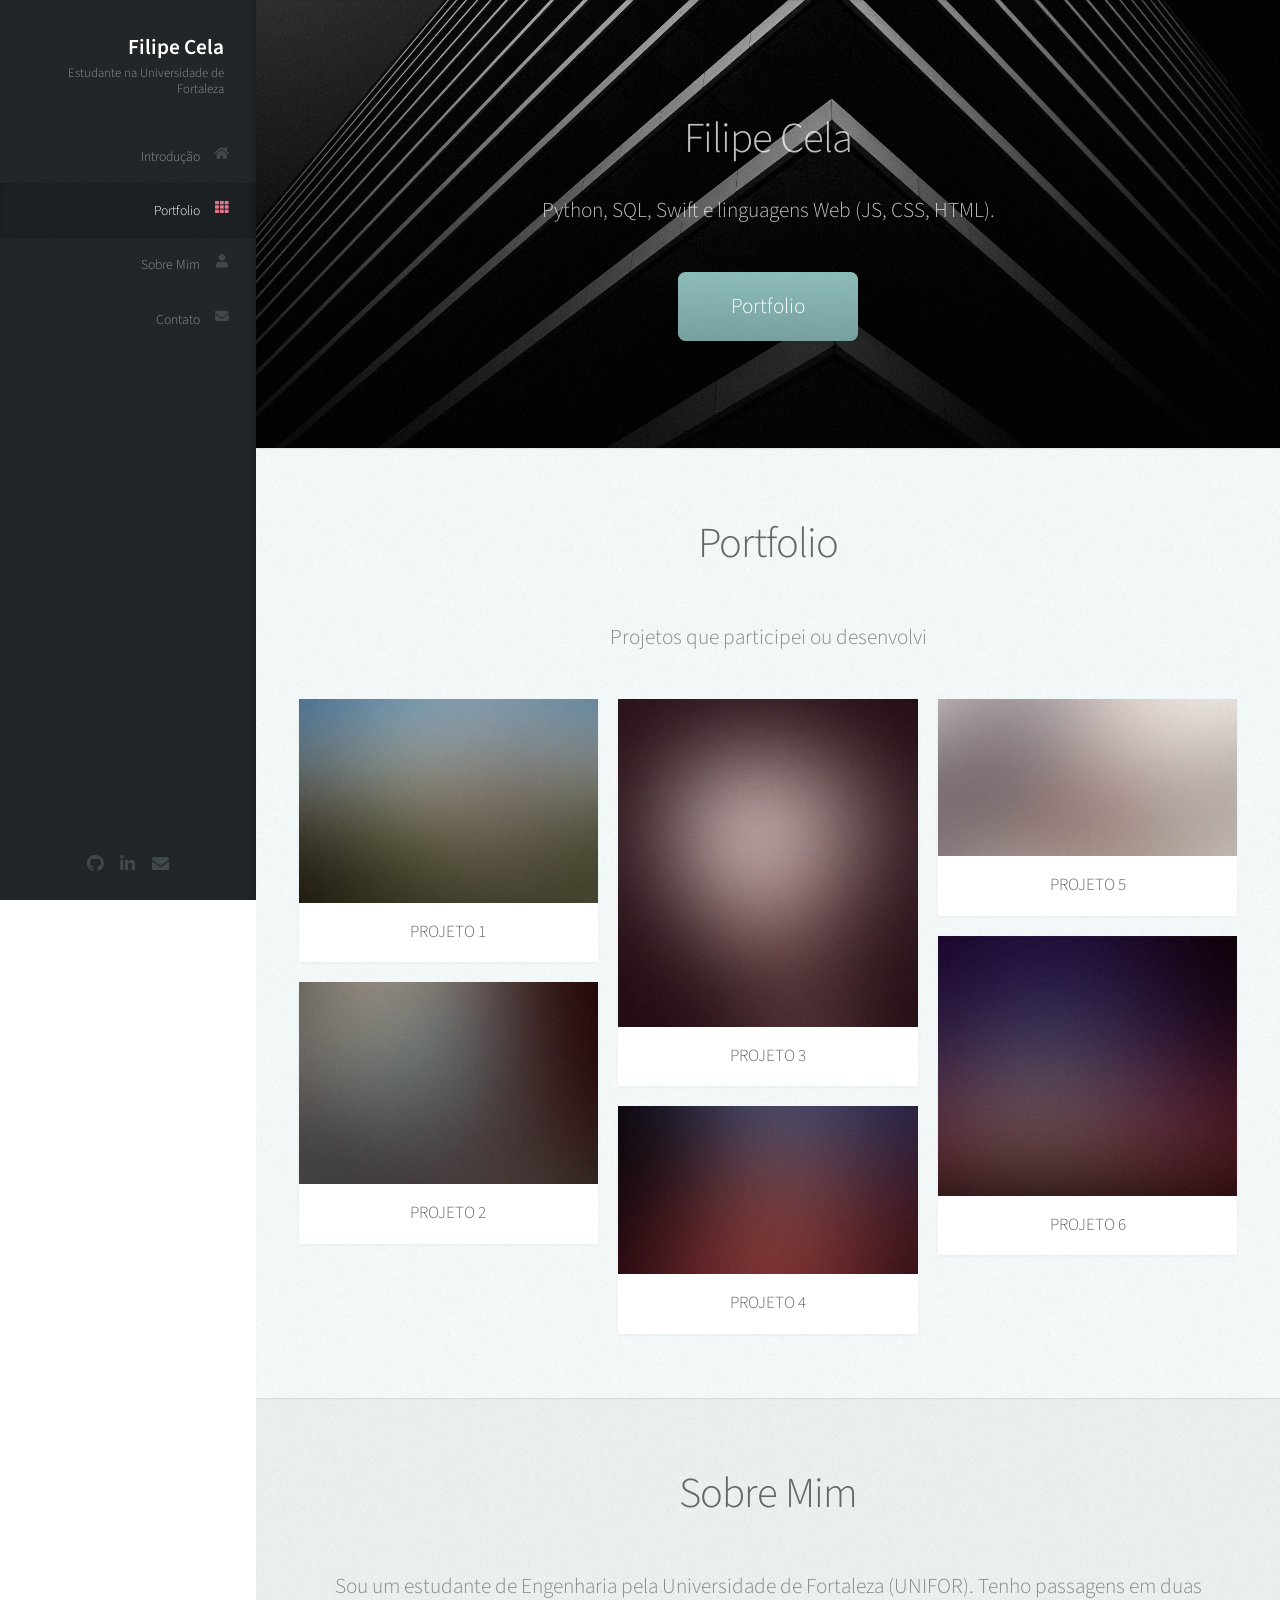
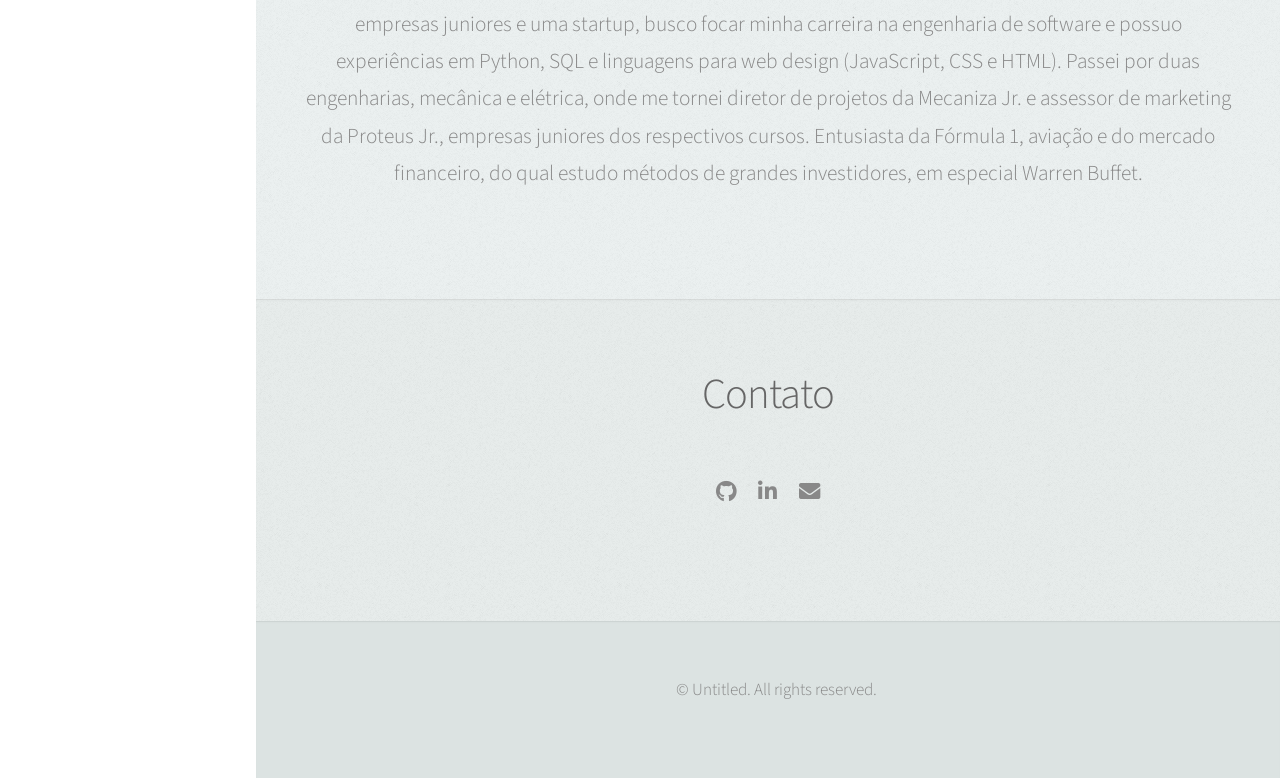
<file: index.html>
<!DOCTYPE HTML>
<html>

<!-- Begin Inspectlet Asynchronous Code -->
<script type="text/javascript">
(function() {
window.__insp = window.__insp || [];
__insp.push(['wid', 12546475]);
var ldinsp = function(){
if(typeof window.__inspld != "undefined") return; window.__inspld = 1; var insp = document.createElement('script'); insp.type = 'text/javascript'; insp.async = true; insp.id = "inspsync"; insp.src = ('https:' == document.location.protocol ? 'https' : 'http') + '://cdn.inspectlet.com/inspectlet.js?wid=12546475&r=' + Math.floor(new Date().getTime()/3600000); var x = document.getElementsByTagName('script')[0]; x.parentNode.insertBefore(insp, x); };
setTimeout(ldinsp, 0);
})();
</script>
<!-- End Inspectlet Asynchronous Code -->
	<head>
		<title>Portfolio Filipe Cela</title>
		<meta charset="utf-8" />
		<meta name="viewport" content="width=device-width, initial-scale=1, user-scalable=no" />
		<link rel="stylesheet" href="assets/css/main.css" />
	</head>
	<body class="is-preload">

			<div id="header">

				<div class="top">

						<div id="logo">
							<h1 id="title">Filipe Cela</h1>
							<p>Estudante na Universidade de Fortaleza</p>
						</div>

						<nav id="nav">
							<ul>
								<li><a href="#top" id="top-link"><span class="icon solid fa-home">Introdução</span></a></li>
								<li><a href="#portfolio" id="portfolio-link"><span class="icon solid fa-th">Portfolio</span></a></li>
								<li><a href="#about" id="about-link"><span class="icon solid fa-user">Sobre Mim</span></a></li>
								<li><a href="#contact" id="contact-link"><span class="icon solid fa-envelope">Contato</span></a></li>
							</ul>
						</nav>

				</div>

				<div class="bottom">

						<ul class="icons">
							<li><a href="https://github.com/fcelas" class="icon brands fa-github"><span class="label">Github</span></a></li>
							<li><a href="https://www.linkedin.com/in/filipecela/" target="_blank" class="icon-linkedin"><span class="fab fa-linkedin-in"></span></a></li>
							<li><a href="mailto:fcelasaraiva@gmail.com" class="icon solid fa-envelope"><span class="label">Email</span></a></li>
						</ul>

				</div>

			</div>

			<div id="main">

					<section id="top" class="one dark cover">
						<div class="container">

							<header>
								<h2 class="alt">Filipe Cela</h2>
								<p>Python, SQL, Swift e linguagens Web (JS, CSS, HTML).</p>
							</header>

							<footer>
								<a href="#portfolio" class="button scrolly">Portfolio</a>
							</footer>

						</div>
					</section>

					<section id="portfolio" class="two">
						<div class="container">

							<header>
								<h2>Portfolio</h2>
							</header>

							<p>Projetos que participei ou desenvolvi</p>

							<div class="row">
								<div class="col-4 col-12-mobile">
									<article class="item">
										<a href="#" class="image fit"><img src="images/pic02.jpg" alt="" /></a>
										<header>
											<h3>PROJETO 1</h3>
										</header>
									</article>
									<article class="item">
										<a href="#" class="image fit"><img src="images/pic03.jpg" alt="" /></a>
										<header>
											<h3>PROJETO 2</h3>
										</header>
									</article>
								</div>
								<div class="col-4 col-12-mobile">
									<article class="item">
										<a href="#" class="image fit"><img src="images/pic04.jpg" alt="" /></a>
										<header>
											<h3>PROJETO 3</h3>
										</header>
									</article>
									<article class="item">
										<a href="#" class="image fit"><img src="images/pic05.jpg" alt="" /></a>
										<header>
											<h3>PROJETO 4</h3>
										</header>
									</article>
								</div>
								<div class="col-4 col-12-mobile">
									<article class="item">
										<a href="#" class="image fit"><img src="images/pic06.jpg" alt="" /></a>
										<header>
											<h3>PROJETO 5</h3>
										</header>
									</article>
									<article class="item">
										<a href="#" class="image fit"><img src="images/pic07.jpg" alt="" /></a>
										<header>
											<h3>PROJETO 6</h3>
										</header>
									</article>
								</div>
							</div>

						</div>
					</section>

					<section id="about" class="three">
						<div class="container">

							<header>
								<h2>Sobre Mim</h2>
							</header>

							

							<p>Sou um estudante de Engenharia pela Universidade de Fortaleza (UNIFOR). Tenho passagens em duas empresas juniores e uma startup, busco focar minha carreira na engenharia de software e possuo experiências em Python, SQL e linguagens para web design (JavaScript, CSS e HTML).

								Passei por duas engenharias, mecânica e elétrica, onde me tornei diretor de projetos da Mecaniza Jr. e assessor de marketing da Proteus Jr., empresas juniores dos respectivos cursos.
								
								Entusiasta da Fórmula 1, aviação e do mercado financeiro, do qual estudo métodos de grandes investidores, em especial Warren Buffet.
								</p>

						</div>
					</section>

					<section id="contact" class="four">
						<div class="container">

							<header>
								<h2>Contato</h2>
							</header>

							

							<div class="bottom">

								<ul class="icons">
									<li><a href="https://github.com/fcelas" class="icon brands fa-github"><span class="label">Github</span></a></li>
									<li><a href="https://www.linkedin.com/in/filipecela/" target="_blank" class="icon-linkedin"><span class="fab fa-linkedin-in"></span></a></li>
									<li><a href="mailto:fcelasaraiva@gmail.com" class="icon solid fa-envelope"><span class="label">Email</span></a></li>
								</ul>
		
						</div>
					</section>

			</div>

			<div id="footer">

					<ul class="copyright">
						<li>&copy; Untitled. All rights reserved.</li>
					</ul>

			</div>

			<script src="assets/js/jquery.min.js"></script>
			<script src="assets/js/jquery.scrolly.min.js"></script>
			<script src="assets/js/jquery.scrollex.min.js"></script>
			<script src="assets/js/browser.min.js"></script>
			<script src="assets/js/breakpoints.min.js"></script>
			<script src="assets/js/util.js"></script>
			<script src="assets/js/main.js"></script>

	</body>
</html>
</file>
<file: assets/css/main.css>
@import url("fontawesome-all.min.css");
@import url("https://fonts.googleapis.com/css?family=Source+Sans+Pro:300,300italic,400,600");

/*
	Prologue by HTML5 UP
	html5up.net | @ajlkn
	Free for personal and commercial use under the CCA 3.0 license (html5up.net/license)
*/

html, body, div, span, applet, object,
iframe, h1, h2, h3, h4, h5, h6, p, blockquote,
pre, a, abbr, acronym, address, big, cite,
code, del, dfn, em, img, ins, kbd, q, s, samp,
small, strike, strong, sub, sup, tt, var, b,
u, i, center, dl, dt, dd, ol, ul, li, fieldset,
form, label, legend, table, caption, tbody,
tfoot, thead, tr, th, td, article, aside,
canvas, details, embed, figure, figcaption,
footer, header, hgroup, menu, nav, output, ruby,
section, summary, time, mark, audio, video {
	margin: 0;
	padding: 0;
	border: 0;
	font-size: 100%;
	font: inherit;
	vertical-align: baseline;}

article, aside, details, figcaption, figure,
footer, header, hgroup, menu, nav, section {
	display: block;}

body {
	line-height: 1;
}

ol, ul {
	list-style: none;
}

blockquote, q {
	quotes: none;
}

	blockquote:before, blockquote:after, q:before, q:after {
		content: '';
		content: none;
	}

table {
	border-collapse: collapse;
	border-spacing: 0;
}

body {
	-webkit-text-size-adjust: none;
}

mark {
	background-color: transparent;
	color: inherit;
}

input::-moz-focus-inner {
	border: 0;
	padding: 0;
}

input, select, textarea {
	-moz-appearance: none;
	-webkit-appearance: none;
	-ms-appearance: none;
	appearance: none;
}

/* Basic */

	html {
		box-sizing: border-box;
	}

	*, *:before, *:after {
		box-sizing: inherit;
	}

	body {
		background: #fff;
		font-family: 'Source Sans Pro', sans-serif;
		font-size: 19pt;
		font-weight: 300;
		line-height: 1.75em;
		color: #888;
	}

		body.is-preload *, body.is-preload *:before, body.is-preload *:after {
			-moz-animation: none !important;
			-webkit-animation: none !important;
			-ms-animation: none !important;
			animation: none !important;
			-moz-transition: none !important;
			-webkit-transition: none !important;
			-ms-transition: none !important;
			transition: none !important;
		}

	input, textarea, select {
		font-family: 'Source Sans Pro', sans-serif;
		font-size: 19pt;
		font-weight: 300;
		line-height: 1.75em;
		color: #888;
	}

	h1, h2, h3, h4, h5, h6 {
		font-weight: 300;
		color: #666;
		line-height: 1.5em;
	}

	h1 a, h2 a, h3 a, h4 a, h5 a, h6 a {
		color: inherit;
		text-decoration: none;
	}

		h1 a strong, h2 a strong, h3 a strong, h4 a strong, h5 a strong, h6 a strong {
			color: #333;
		}

	h2 {
		font-size: 2em;
		letter-spacing: -1px;
	}

		h2.alt {
			color: #888;
		}

			h2.alt strong {
				color: #666;
			}

	h3 {
		font-size: 1.5em;
	}

	header {
		margin: 0 0 2em 0;
	}

		header > p {
			margin: 1em 0 0 0;
		}

	footer {
		margin: 2em 0 0 0;
	}

	strong, b {
		font-weight: 300;
		color: #666;
	}

	em, i {
		font-style: italic;
	}

	a {
		text-decoration: none;
		color: inherit;
		border-bottom: dotted 1px rgba(128, 128, 128, 0.5);
		-moz-transition: color 0.35s ease-in-out, border-bottom-color 0.35s ease-in-out;
		-webkit-transition: color 0.35s ease-in-out, border-bottom-color 0.35s ease-in-out;
		-ms-transition: color 0.35s ease-in-out, border-bottom-color 0.35s ease-in-out;
		transition: color 0.35s ease-in-out, border-bottom-color 0.35s ease-in-out;
		outline: 0;
	}

		a:hover {
			color: #E27689;
			border-bottom-color: rgba(255, 255, 255, 0);
		}

	sub {
		position: relative;
		top: 0.5em;
		font-size: 0.8em;
	}

	sup {
		position: relative;
		top: -0.5em;
		font-size: 0.8em;
	}

	hr {
		border: 0;
		border-top: solid 1px #ddd;
	}

	blockquote {
		border-left: solid 0.5em #ddd;
		padding: 1em 0 1em 2em;
		font-style: italic;
	}

	p, ul, ol, dl, table {
		margin-bottom: 2em;
	}

	br.clear {
		clear: both;
	}

/* Container */

	.container {
		margin: 0 auto;
		max-width: 100%;
		width: 1400px;
	}

		@media screen and (min-width: 961px) and (max-width: 1880px) {

			.container {
				width: 1200px;
			}

		}

		@media screen and (min-width: 961px) and (max-width: 1620px) {

			.container {
				width: 960px;
			}

		}

		@media screen and (min-width: 961px) and (max-width: 1320px) {

			.container {
				width: 100%;
			}

		}

		@media screen and (max-width: 960px) {

			.container {
				width: 100%;
			}

		}

		@media screen and (max-width: 736px) {

			.container {
				width: 100%;
			}

		}

/* Row */

	.row {
		display: flex;
		flex-wrap: wrap;
		box-sizing: border-box;
		align-items: stretch;
	}

		.row > * {
			box-sizing: border-box;
		}

		.row.gtr-uniform > * > :last-child {
			margin-bottom: 0;
		}

		.row.aln-left {
			justify-content: flex-start;
		}

		.row.aln-center {
			justify-content: center;
		}

		.row.aln-right {
			justify-content: flex-end;
		}

		.row.aln-top {
			align-items: flex-start;
		}

		.row.aln-middle {
			align-items: center;
		}

		.row.aln-bottom {
			align-items: flex-end;
		}

		.row > .imp {
			order: -1;
		}

		.row > .col-1 {
			width: 8.33333%;
		}

		.row > .off-1 {
			margin-left: 8.33333%;
		}

		.row > .col-2 {
			width: 16.66667%;
		}

		.row > .off-2 {
			margin-left: 16.66667%;
		}

		.row > .col-3 {
			width: 25%;
		}

		.row > .off-3 {
			margin-left: 25%;
		}

		.row > .col-4 {
			width: 33.33333%;
		}

		.row > .off-4 {
			margin-left: 33.33333%;
		}

		.row > .col-5 {
			width: 41.66667%;
		}

		.row > .off-5 {
			margin-left: 41.66667%;
		}

		.row > .col-6 {
			width: 50%;
		}

		.row > .off-6 {
			margin-left: 50%;
		}

		.row > .col-7 {
			width: 58.33333%;
		}

		.row > .off-7 {
			margin-left: 58.33333%;
		}

		.row > .col-8 {
			width: 66.66667%;
		}

		.row > .off-8 {
			margin-left: 66.66667%;
		}

		.row > .col-9 {
			width: 75%;
		}

		.row > .off-9 {
			margin-left: 75%;
		}

		.row > .col-10 {
			width: 83.33333%;
		}

		.row > .off-10 {
			margin-left: 83.33333%;
		}

		.row > .col-11 {
			width: 91.66667%;
		}

		.row > .off-11 {
			margin-left: 91.66667%;
		}

		.row > .col-12 {
			width: 100%;
		}

		.row > .off-12 {
			margin-left: 100%;
		}

		.row.gtr-0 {
			margin-top: 0px;
			margin-left: 0px;
		}

			.row.gtr-0 > * {
				padding: 0px 0 0 0px;
			}

			.row.gtr-0.gtr-uniform {
				margin-top: 0px;
			}

				.row.gtr-0.gtr-uniform > * {
					padding-top: 0px;
				}

		.row.gtr-25 {
			margin-top: -10px;
			margin-left: -10px;
		}

			.row.gtr-25 > * {
				padding: 10px 0 0 10px;
			}

			.row.gtr-25.gtr-uniform {
				margin-top: -10px;
			}

				.row.gtr-25.gtr-uniform > * {
					padding-top: 10px;
				}

		.row.gtr-50 {
			margin-top: -20px;
			margin-left: -20px;
		}

			.row.gtr-50 > * {
				padding: 20px 0 0 20px;
			}

			.row.gtr-50.gtr-uniform {
				margin-top: -20px;
			}

				.row.gtr-50.gtr-uniform > * {
					padding-top: 20px;
				}

		.row {
			margin-top: -40px;
			margin-left: -40px;
		}

			.row > * {
				padding: 40px 0 0 40px;
			}

			.row.gtr-uniform {
				margin-top: -40px;
			}

				.row.gtr-uniform > * {
					padding-top: 40px;
				}

		.row.gtr-150 {
			margin-top: -60px;
			margin-left: -60px;
		}

			.row.gtr-150 > * {
				padding: 60px 0 0 60px;
			}

			.row.gtr-150.gtr-uniform {
				margin-top: -60px;
			}

				.row.gtr-150.gtr-uniform > * {
					padding-top: 60px;
				}

		.row.gtr-200 {
			margin-top: -80px;
			margin-left: -80px;
		}

			.row.gtr-200 > * {
				padding: 80px 0 0 80px;
			}

			.row.gtr-200.gtr-uniform {
				margin-top: -80px;
			}

				.row.gtr-200.gtr-uniform > * {
					padding-top: 80px;
				}

		@media screen and (min-width: 961px) and (max-width: 1880px) {

			.row {
				display: flex;
				flex-wrap: wrap;
				box-sizing: border-box;
				align-items: stretch;
			}

				.row > * {
					box-sizing: border-box;
				}

				.row.gtr-uniform > * > :last-child {
					margin-bottom: 0;
				}

				.row.aln-left {
					justify-content: flex-start;
				}

				.row.aln-center {
					justify-content: center;
				}

				.row.aln-right {
					justify-content: flex-end;
				}

				.row.aln-top {
					align-items: flex-start;
				}

				.row.aln-middle {
					align-items: center;
				}

				.row.aln-bottom {
					align-items: flex-end;
				}

				.row > .imp-wide {
					order: -1;
				}

				.row > .col-1-wide {
					width: 8.33333%;
				}

				.row > .off-1-wide {
					margin-left: 8.33333%;
				}

				.row > .col-2-wide {
					width: 16.66667%;
				}

				.row > .off-2-wide {
					margin-left: 16.66667%;
				}

				.row > .col-3-wide {
					width: 25%;
				}

				.row > .off-3-wide {
					margin-left: 25%;
				}

				.row > .col-4-wide {
					width: 33.33333%;
				}

				.row > .off-4-wide {
					margin-left: 33.33333%;
				}

				.row > .col-5-wide {
					width: 41.66667%;
				}

				.row > .off-5-wide {
					margin-left: 41.66667%;
				}

				.row > .col-6-wide {
					width: 50%;
				}

				.row > .off-6-wide {
					margin-left: 50%;
				}

				.row > .col-7-wide {
					width: 58.33333%;
				}

				.row > .off-7-wide {
					margin-left: 58.33333%;
				}

				.row > .col-8-wide {
					width: 66.66667%;
				}

				.row > .off-8-wide {
					margin-left: 66.66667%;
				}

				.row > .col-9-wide {
					width: 75%;
				}

				.row > .off-9-wide {
					margin-left: 75%;
				}

				.row > .col-10-wide {
					width: 83.33333%;
				}

				.row > .off-10-wide {
					margin-left: 83.33333%;
				}

				.row > .col-11-wide {
					width: 91.66667%;
				}

				.row > .off-11-wide {
					margin-left: 91.66667%;
				}

				.row > .col-12-wide {
					width: 100%;
				}

				.row > .off-12-wide {
					margin-left: 100%;
				}

				.row.gtr-0 {
					margin-top: 0px;
					margin-left: 0px;
				}

					.row.gtr-0 > * {
						padding: 0px 0 0 0px;
					}

					.row.gtr-0.gtr-uniform {
						margin-top: 0px;
					}

						.row.gtr-0.gtr-uniform > * {
							padding-top: 0px;
						}

				.row.gtr-25 {
					margin-top: -10px;
					margin-left: -10px;
				}

					.row.gtr-25 > * {
						padding: 10px 0 0 10px;
					}

					.row.gtr-25.gtr-uniform {
						margin-top: -10px;
					}

						.row.gtr-25.gtr-uniform > * {
							padding-top: 10px;
						}

				.row.gtr-50 {
					margin-top: -20px;
					margin-left: -20px;
				}

					.row.gtr-50 > * {
						padding: 20px 0 0 20px;
					}

					.row.gtr-50.gtr-uniform {
						margin-top: -20px;
					}

						.row.gtr-50.gtr-uniform > * {
							padding-top: 20px;
						}

				.row {
					margin-top: -40px;
					margin-left: -40px;
				}

					.row > * {
						padding: 40px 0 0 40px;
					}

					.row.gtr-uniform {
						margin-top: -40px;
					}

						.row.gtr-uniform > * {
							padding-top: 40px;
						}

				.row.gtr-150 {
					margin-top: -60px;
					margin-left: -60px;
				}

					.row.gtr-150 > * {
						padding: 60px 0 0 60px;
					}

					.row.gtr-150.gtr-uniform {
						margin-top: -60px;
					}

						.row.gtr-150.gtr-uniform > * {
							padding-top: 60px;
						}

				.row.gtr-200 {
					margin-top: -80px;
					margin-left: -80px;
				}

					.row.gtr-200 > * {
						padding: 80px 0 0 80px;
					}

					.row.gtr-200.gtr-uniform {
						margin-top: -80px;
					}

						.row.gtr-200.gtr-uniform > * {
							padding-top: 80px;
						}

		}

		@media screen and (min-width: 961px) and (max-width: 1620px) {

			.row {
				display: flex;
				flex-wrap: wrap;
				box-sizing: border-box;
				align-items: stretch;
			}

				.row > * {
					box-sizing: border-box;
				}

				.row.gtr-uniform > * > :last-child {
					margin-bottom: 0;
				}

				.row.aln-left {
					justify-content: flex-start;
				}

				.row.aln-center {
					justify-content: center;
				}

				.row.aln-right {
					justify-content: flex-end;
				}

				.row.aln-top {
					align-items: flex-start;
				}

				.row.aln-middle {
					align-items: center;
				}

				.row.aln-bottom {
					align-items: flex-end;
				}

				.row > .imp-normal {
					order: -1;
				}

				.row > .col-1-normal {
					width: 8.33333%;
				}

				.row > .off-1-normal {
					margin-left: 8.33333%;
				}

				.row > .col-2-normal {
					width: 16.66667%;
				}

				.row > .off-2-normal {
					margin-left: 16.66667%;
				}

				.row > .col-3-normal {
					width: 25%;
				}

				.row > .off-3-normal {
					margin-left: 25%;
				}

				.row > .col-4-normal {
					width: 33.33333%;
				}

				.row > .off-4-normal {
					margin-left: 33.33333%;
				}

				.row > .col-5-normal {
					width: 41.66667%;
				}

				.row > .off-5-normal {
					margin-left: 41.66667%;
				}

				.row > .col-6-normal {
					width: 50%;
				}

				.row > .off-6-normal {
					margin-left: 50%;
				}

				.row > .col-7-normal {
					width: 58.33333%;
				}

				.row > .off-7-normal {
					margin-left: 58.33333%;
				}

				.row > .col-8-normal {
					width: 66.66667%;
				}

				.row > .off-8-normal {
					margin-left: 66.66667%;
				}

				.row > .col-9-normal {
					width: 75%;
				}

				.row > .off-9-normal {
					margin-left: 75%;
				}

				.row > .col-10-normal {
					width: 83.33333%;
				}

				.row > .off-10-normal {
					margin-left: 83.33333%;
				}

				.row > .col-11-normal {
					width: 91.66667%;
				}

				.row > .off-11-normal {
					margin-left: 91.66667%;
				}

				.row > .col-12-normal {
					width: 100%;
				}

				.row > .off-12-normal {
					margin-left: 100%;
				}

				.row.gtr-0 {
					margin-top: 0px;
					margin-left: 0px;
				}

					.row.gtr-0 > * {
						padding: 0px 0 0 0px;
					}

					.row.gtr-0.gtr-uniform {
						margin-top: 0px;
					}

						.row.gtr-0.gtr-uniform > * {
							padding-top: 0px;
						}

				.row.gtr-25 {
					margin-top: -10px;
					margin-left: -10px;
				}

					.row.gtr-25 > * {
						padding: 10px 0 0 10px;
					}

					.row.gtr-25.gtr-uniform {
						margin-top: -10px;
					}

						.row.gtr-25.gtr-uniform > * {
							padding-top: 10px;
						}

				.row.gtr-50 {
					margin-top: -20px;
					margin-left: -20px;
				}

					.row.gtr-50 > * {
						padding: 20px 0 0 20px;
					}

					.row.gtr-50.gtr-uniform {
						margin-top: -20px;
					}

						.row.gtr-50.gtr-uniform > * {
							padding-top: 20px;
						}

				.row {
					margin-top: -40px;
					margin-left: -40px;
				}

					.row > * {
						padding: 40px 0 0 40px;
					}

					.row.gtr-uniform {
						margin-top: -40px;
					}

						.row.gtr-uniform > * {
							padding-top: 40px;
						}

				.row.gtr-150 {
					margin-top: -60px;
					margin-left: -60px;
				}

					.row.gtr-150 > * {
						padding: 60px 0 0 60px;
					}

					.row.gtr-150.gtr-uniform {
						margin-top: -60px;
					}

						.row.gtr-150.gtr-uniform > * {
							padding-top: 60px;
						}

				.row.gtr-200 {
					margin-top: -80px;
					margin-left: -80px;
				}

					.row.gtr-200 > * {
						padding: 80px 0 0 80px;
					}

					.row.gtr-200.gtr-uniform {
						margin-top: -80px;
					}

						.row.gtr-200.gtr-uniform > * {
							padding-top: 80px;
						}

		}

		@media screen and (min-width: 961px) and (max-width: 1320px) {

			.row {
				display: flex;
				flex-wrap: wrap;
				box-sizing: border-box;
				align-items: stretch;
			}

				.row > * {
					box-sizing: border-box;
				}

				.row.gtr-uniform > * > :last-child {
					margin-bottom: 0;
				}

				.row.aln-left {
					justify-content: flex-start;
				}

				.row.aln-center {
					justify-content: center;
				}

				.row.aln-right {
					justify-content: flex-end;
				}

				.row.aln-top {
					align-items: flex-start;
				}

				.row.aln-middle {
					align-items: center;
				}

				.row.aln-bottom {
					align-items: flex-end;
				}

				.row > .imp-narrow {
					order: -1;
				}

				.row > .col-1-narrow {
					width: 8.33333%;
				}

				.row > .off-1-narrow {
					margin-left: 8.33333%;
				}

				.row > .col-2-narrow {
					width: 16.66667%;
				}

				.row > .off-2-narrow {
					margin-left: 16.66667%;
				}

				.row > .col-3-narrow {
					width: 25%;
				}

				.row > .off-3-narrow {
					margin-left: 25%;
				}

				.row > .col-4-narrow {
					width: 33.33333%;
				}

				.row > .off-4-narrow {
					margin-left: 33.33333%;
				}

				.row > .col-5-narrow {
					width: 41.66667%;
				}

				.row > .off-5-narrow {
					margin-left: 41.66667%;
				}

				.row > .col-6-narrow {
					width: 50%;
				}

				.row > .off-6-narrow {
					margin-left: 50%;
				}

				.row > .col-7-narrow {
					width: 58.33333%;
				}

				.row > .off-7-narrow {
					margin-left: 58.33333%;
				}

				.row > .col-8-narrow {
					width: 66.66667%;
				}

				.row > .off-8-narrow {
					margin-left: 66.66667%;
				}

				.row > .col-9-narrow {
					width: 75%;
				}

				.row > .off-9-narrow {
					margin-left: 75%;
				}

				.row > .col-10-narrow {
					width: 83.33333%;
				}

				.row > .off-10-narrow {
					margin-left: 83.33333%;
				}

				.row > .col-11-narrow {
					width: 91.66667%;
				}

				.row > .off-11-narrow {
					margin-left: 91.66667%;
				}

				.row > .col-12-narrow {
					width: 100%;
				}

				.row > .off-12-narrow {
					margin-left: 100%;
				}

				.row.gtr-0 {
					margin-top: 0px;
					margin-left: 0px;
				}

					.row.gtr-0 > * {
						padding: 0px 0 0 0px;
					}

					.row.gtr-0.gtr-uniform {
						margin-top: 0px;
					}

						.row.gtr-0.gtr-uniform > * {
							padding-top: 0px;
						}

				.row.gtr-25 {
					margin-top: -5px;
					margin-left: -5px;
				}

					.row.gtr-25 > * {
						padding: 5px 0 0 5px;
					}

					.row.gtr-25.gtr-uniform {
						margin-top: -5px;
					}

						.row.gtr-25.gtr-uniform > * {
							padding-top: 5px;
						}

				.row.gtr-50 {
					margin-top: -10px;
					margin-left: -10px;
				}

					.row.gtr-50 > * {
						padding: 10px 0 0 10px;
					}

					.row.gtr-50.gtr-uniform {
						margin-top: -10px;
					}

						.row.gtr-50.gtr-uniform > * {
							padding-top: 10px;
						}

				.row {
					margin-top: -20px;
					margin-left: -20px;
				}

					.row > * {
						padding: 20px 0 0 20px;
					}

					.row.gtr-uniform {
						margin-top: -20px;
					}

						.row.gtr-uniform > * {
							padding-top: 20px;
						}

				.row.gtr-150 {
					margin-top: -30px;
					margin-left: -30px;
				}

					.row.gtr-150 > * {
						padding: 30px 0 0 30px;
					}

					.row.gtr-150.gtr-uniform {
						margin-top: -30px;
					}

						.row.gtr-150.gtr-uniform > * {
							padding-top: 30px;
						}

				.row.gtr-200 {
					margin-top: -40px;
					margin-left: -40px;
				}

					.row.gtr-200 > * {
						padding: 40px 0 0 40px;
					}

					.row.gtr-200.gtr-uniform {
						margin-top: -40px;
					}

						.row.gtr-200.gtr-uniform > * {
							padding-top: 40px;
						}

		}

		@media screen and (max-width: 960px) {

			.row {
				display: flex;
				flex-wrap: wrap;
				box-sizing: border-box;
				align-items: stretch;
			}

				.row > * {
					box-sizing: border-box;
				}

				.row.gtr-uniform > * > :last-child {
					margin-bottom: 0;
				}

				.row.aln-left {
					justify-content: flex-start;
				}

				.row.aln-center {
					justify-content: center;
				}

				.row.aln-right {
					justify-content: flex-end;
				}

				.row.aln-top {
					align-items: flex-start;
				}

				.row.aln-middle {
					align-items: center;
				}

				.row.aln-bottom {
					align-items: flex-end;
				}

				.row > .imp-narrower {
					order: -1;
				}

				.row > .col-1-narrower {
					width: 8.33333%;
				}

				.row > .off-1-narrower {
					margin-left: 8.33333%;
				}

				.row > .col-2-narrower {
					width: 16.66667%;
				}

				.row > .off-2-narrower {
					margin-left: 16.66667%;
				}

				.row > .col-3-narrower {
					width: 25%;
				}

				.row > .off-3-narrower {
					margin-left: 25%;
				}

				.row > .col-4-narrower {
					width: 33.33333%;
				}

				.row > .off-4-narrower {
					margin-left: 33.33333%;
				}

				.row > .col-5-narrower {
					width: 41.66667%;
				}

				.row > .off-5-narrower {
					margin-left: 41.66667%;
				}

				.row > .col-6-narrower {
					width: 50%;
				}

				.row > .off-6-narrower {
					margin-left: 50%;
				}

				.row > .col-7-narrower {
					width: 58.33333%;
				}

				.row > .off-7-narrower {
					margin-left: 58.33333%;
				}

				.row > .col-8-narrower {
					width: 66.66667%;
				}

				.row > .off-8-narrower {
					margin-left: 66.66667%;
				}

				.row > .col-9-narrower {
					width: 75%;
				}

				.row > .off-9-narrower {
					margin-left: 75%;
				}

				.row > .col-10-narrower {
					width: 83.33333%;
				}

				.row > .off-10-narrower {
					margin-left: 83.33333%;
				}

				.row > .col-11-narrower {
					width: 91.66667%;
				}

				.row > .off-11-narrower {
					margin-left: 91.66667%;
				}

				.row > .col-12-narrower {
					width: 100%;
				}

				.row > .off-12-narrower {
					margin-left: 100%;
				}

				.row.gtr-0 {
					margin-top: 0px;
					margin-left: 0px;
				}

					.row.gtr-0 > * {
						padding: 0px 0 0 0px;
					}

					.row.gtr-0.gtr-uniform {
						margin-top: 0px;
					}

						.row.gtr-0.gtr-uniform > * {
							padding-top: 0px;
						}

				.row.gtr-25 {
					margin-top: -5px;
					margin-left: -5px;
				}

					.row.gtr-25 > * {
						padding: 5px 0 0 5px;
					}

					.row.gtr-25.gtr-uniform {
						margin-top: -5px;
					}

						.row.gtr-25.gtr-uniform > * {
							padding-top: 5px;
						}

				.row.gtr-50 {
					margin-top: -10px;
					margin-left: -10px;
				}

					.row.gtr-50 > * {
						padding: 10px 0 0 10px;
					}

					.row.gtr-50.gtr-uniform {
						margin-top: -10px;
					}

						.row.gtr-50.gtr-uniform > * {
							padding-top: 10px;
						}

				.row {
					margin-top: -20px;
					margin-left: -20px;
				}

					.row > * {
						padding: 20px 0 0 20px;
					}

					.row.gtr-uniform {
						margin-top: -20px;
					}

						.row.gtr-uniform > * {
							padding-top: 20px;
						}

				.row.gtr-150 {
					margin-top: -30px;
					margin-left: -30px;
				}

					.row.gtr-150 > * {
						padding: 30px 0 0 30px;
					}

					.row.gtr-150.gtr-uniform {
						margin-top: -30px;
					}

						.row.gtr-150.gtr-uniform > * {
							padding-top: 30px;
						}

				.row.gtr-200 {
					margin-top: -40px;
					margin-left: -40px;
				}

					.row.gtr-200 > * {
						padding: 40px 0 0 40px;
					}

					.row.gtr-200.gtr-uniform {
						margin-top: -40px;
					}

						.row.gtr-200.gtr-uniform > * {
							padding-top: 40px;
						}

		}

		@media screen and (max-width: 736px) {

			.row {
				display: flex;
				flex-wrap: wrap;
				box-sizing: border-box;
				align-items: stretch;
			}

				.row > * {
					box-sizing: border-box;
				}

				.row.gtr-uniform > * > :last-child {
					margin-bottom: 0;
				}

				.row.aln-left {
					justify-content: flex-start;
				}

				.row.aln-center {
					justify-content: center;
				}

				.row.aln-right {
					justify-content: flex-end;
				}

				.row.aln-top {
					align-items: flex-start;
				}

				.row.aln-middle {
					align-items: center;
				}

				.row.aln-bottom {
					align-items: flex-end;
				}

				.row > .imp-mobile {
					order: -1;
				}

				.row > .col-1-mobile {
					width: 8.33333%;
				}

				.row > .off-1-mobile {
					margin-left: 8.33333%;
				}

				.row > .col-2-mobile {
					width: 16.66667%;
				}

				.row > .off-2-mobile {
					margin-left: 16.66667%;
				}

				.row > .col-3-mobile {
					width: 25%;
				}

				.row > .off-3-mobile {
					margin-left: 25%;
				}

				.row > .col-4-mobile {
					width: 33.33333%;
				}

				.row > .off-4-mobile {
					margin-left: 33.33333%;
				}

				.row > .col-5-mobile {
					width: 41.66667%;
				}

				.row > .off-5-mobile {
					margin-left: 41.66667%;
				}

				.row > .col-6-mobile {
					width: 50%;
				}

				.row > .off-6-mobile {
					margin-left: 50%;
				}

				.row > .col-7-mobile {
					width: 58.33333%;
				}

				.row > .off-7-mobile {
					margin-left: 58.33333%;
				}

				.row > .col-8-mobile {
					width: 66.66667%;
				}

				.row > .off-8-mobile {
					margin-left: 66.66667%;
				}

				.row > .col-9-mobile {
					width: 75%;
				}

				.row > .off-9-mobile {
					margin-left: 75%;
				}

				.row > .col-10-mobile {
					width: 83.33333%;
				}

				.row > .off-10-mobile {
					margin-left: 83.33333%;
				}

				.row > .col-11-mobile {
					width: 91.66667%;
				}

				.row > .off-11-mobile {
					margin-left: 91.66667%;
				}

				.row > .col-12-mobile {
					width: 100%;
				}

				.row > .off-12-mobile {
					margin-left: 100%;
				}

				.row.gtr-0 {
					margin-top: 0px;
					margin-left: 0px;
				}

					.row.gtr-0 > * {
						padding: 0px 0 0 0px;
					}

					.row.gtr-0.gtr-uniform {
						margin-top: 0px;
					}

						.row.gtr-0.gtr-uniform > * {
							padding-top: 0px;
						}

				.row.gtr-25 {
					margin-top: -5px;
					margin-left: -5px;
				}

					.row.gtr-25 > * {
						padding: 5px 0 0 5px;
					}

					.row.gtr-25.gtr-uniform {
						margin-top: -5px;
					}

						.row.gtr-25.gtr-uniform > * {
							padding-top: 5px;
						}

				.row.gtr-50 {
					margin-top: -10px;
					margin-left: -10px;
				}

					.row.gtr-50 > * {
						padding: 10px 0 0 10px;
					}

					.row.gtr-50.gtr-uniform {
						margin-top: -10px;
					}

						.row.gtr-50.gtr-uniform > * {
							padding-top: 10px;
						}

				.row {
					margin-top: -20px;
					margin-left: -20px;
				}

					.row > * {
						padding: 20px 0 0 20px;
					}

					.row.gtr-uniform {
						margin-top: -20px;
					}

						.row.gtr-uniform > * {
							padding-top: 20px;
						}

				.row.gtr-150 {
					margin-top: -30px;
					margin-left: -30px;
				}

					.row.gtr-150 > * {
						padding: 30px 0 0 30px;
					}

					.row.gtr-150.gtr-uniform {
						margin-top: -30px;
					}

						.row.gtr-150.gtr-uniform > * {
							padding-top: 30px;
						}

				.row.gtr-200 {
					margin-top: -40px;
					margin-left: -40px;
				}

					.row.gtr-200 > * {
						padding: 40px 0 0 40px;
					}

					.row.gtr-200.gtr-uniform {
						margin-top: -40px;
					}

						.row.gtr-200.gtr-uniform > * {
							padding-top: 40px;
						}

		}

/* Sections/Article */

	section, article {
		margin-bottom: 3em;
	}

		section > :last-child,
		section > .container, section:last-child, article > :last-child,
		article > .container, article:last-child {
			margin-bottom: 0;
		}

		.row > section, .row > article {
			margin-bottom: 0;
		}

/* Image */

	.image {
		display: inline-block;
		border: 0;
	}

		.image img {
			display: block;
			width: 100%;
		}

		.image.avatar48 {
			width: 48px;
			height: 48px;
			background: #f00;
		}

			.image.avatar48 img {
				width: 48px;
				height: 48px;
			}

		.image.fit {
			display: block;
			width: 100%;
		}

		.image.featured {
			display: block;
			width: 100%;
			margin: 0 0 2em 0;
		}

		.image.left {
			float: left;
			margin: 0 2em 2em 0;
		}

		.image.centered {
			display: block;
			margin: 0 0 2em 0;
		}

			.image.centered img {
				margin: 0 auto;
				width: auto;
			}

/* List */

	ul {
		list-style: disc;
		padding-left: 1em;
	}

		ul li {
			padding-left: 0.5em;
		}

	ol {
		list-style: decimal;
		padding-left: 1.25em;
	}

		ol li {
			padding-left: 0.25em;
		}

/* Icons */

	ul.icons {
		cursor: default;
		list-style: none;
		padding-left: 0;
	}

		ul.icons li {
			display: inline-block;
			padding-left: 0;
		}

		ul.icons a {
			display: inline-block;
			width: 2em;
			height: 2em;
			line-height: 2em;
			text-align: center;
			border: 0;
		}

/* Form */

	form label {
		display: block;
		text-align: left;
		margin-bottom: 0.5em;
	}

	form input[type="text"],
	form input[type="email"],
	form input[type="password"],
	form select,
	form textarea {
		position: relative;
		-webkit-appearance: none;
		display: block;
		border: 0;
		outline: 0;
		background: #fff;
		background: rgba(255, 255, 255, 0.75);
		width: 100%;
		border-radius: 0.35em;
		padding: 0.75em 1em 0.75em 1em;
		box-shadow: inset 0 0.1em 0.1em 0 rgba(0, 0, 0, 0.05);
		border: solid 1px rgba(0, 0, 0, 0.15);
		-moz-transition: all 0.35s ease-in-out;
		-webkit-transition: all 0.35s ease-in-out;
		-ms-transition: all 0.35s ease-in-out;
		transition: all 0.35s ease-in-out;
	}

		form input[type="text"]:focus,
		form input[type="email"]:focus,
		form input[type="password"]:focus,
		form select:focus,
		form textarea:focus {
			box-shadow: 0 0 2px 1px #8ebebc;
			background: #fff;
		}

	form input[type="text"],
	form input[type="email"],
	form input[type="password"],
	form select {
		line-height: 1.25em;
	}

	form textarea {
		min-height: 14em;
	}

	form ::-webkit-input-placeholder {
		color: #555 !important;
	}

	form :-moz-placeholder {
		color: #555 !important;
	}

	form ::-moz-placeholder {
		color: #555 !important;
	}

	form :-ms-input-placeholder {
		color: #555 !important;
	}

	form ::-moz-focus-inner {
		border: 0;
	}

/* Table */

	table {
		width: 100%;
		text-align: left;
	}

		table tbody tr:nth-child(2n+2) {
			background: #f4f4f4;
		}

		table td {
			padding: 0.5em 1em 0.5em 1em;
		}

		table th {
			text-align: left;
			padding: 0.5em 1em 0.5em 1em;
			color: #fff;
			background: #222729 url("images/overlay.png");
		}

		table thead {
			background: #444;
			color: #fff;
		}

		table tfoot {
			background: #eee;
		}

/* Button */

	input[type="button"],
	input[type="submit"],
	input[type="reset"],
	button,
	.button {
		position: relative;
		display: inline-block;
		border-radius: 0.35em;
		color: #fff !important;
		text-decoration: none;
		padding: 0.75em 2.5em 0.75em 2.5em;
		background-color: #8ebebc;
		border: 0;
		cursor: pointer;
		background-image: -moz-linear-gradient(top, rgba(0, 0, 0, 0), rgba(0, 0, 0, 0.15)), url("images/overlay.png");
		background-image: -webkit-linear-gradient(top, rgba(0, 0, 0, 0), rgba(0, 0, 0, 0.15)), url("images/overlay.png");
		background-image: -ms-linear-gradient(top, rgba(0, 0, 0, 0), rgba(0, 0, 0, 0.15)), url("images/overlay.png");
		background-image: linear-gradient(top, rgba(0, 0, 0, 0), rgba(0, 0, 0, 0.15)), url("images/overlay.png");
		-moz-transition: background-color 0.35s ease-in-out;
		-webkit-transition: background-color 0.35s ease-in-out;
		-ms-transition: background-color 0.35s ease-in-out;
		transition: background-color 0.35s ease-in-out;
	}

		input[type="button"]:hover,
		input[type="submit"]:hover,
		input[type="reset"]:hover,
		button:hover,
		.button:hover {
			background-color: #9ececc;
		}

		input[type="button"]:active,
		input[type="submit"]:active,
		input[type="reset"]:active,
		button:active,
		.button:active {
			background-color: #7eaeac;
		}

/* Item */

	.item {
		box-shadow: 0 0.05em 0.15em 0 rgba(0, 0, 0, 0.05);
		margin-bottom: 40px;
	}

		.item header {
			background: #fff;
			margin: 0;
			padding: 1em 0 1em 0;
			font-size: 0.8em;
		}

			.item header h3 {
				font-size: 1em;
			}

/* Icons */

	.icon {
		text-decoration: none;
		text-decoration: none;
	}

		.icon:before {
			-moz-osx-font-smoothing: grayscale;
			-webkit-font-smoothing: antialiased;
			display: inline-block;
			font-style: normal;
			font-variant: normal;
			text-rendering: auto;
			line-height: 1;
			text-transform: none !important;
			font-family: 'Font Awesome 5 Free';
			font-weight: 400;
		}

		.icon:before {
			line-height: inherit;
		}

		.icon > .label {
			display: none;
		}

		.icon.solid:before {
			font-weight: 900;
		}

		.icon.brands:before {
			font-family: 'Font Awesome 5 Brands';
		}

/* Header */

	#header {
		display: -moz-flex;
		display: -webkit-flex;
		display: -ms-flex;
		display: flex;
		-moz-flex-direction: column;
		-webkit-flex-direction: column;
		-ms-flex-direction: column;
		flex-direction: column;
		-moz-justify-content: space-between;
		-webkit-justify-content: space-between;
		-ms-justify-content: space-between;
		justify-content: space-between;
		background: #222629 url("images/overlay.png");
		box-shadow: inset -0.25em 0 0.25em 0 rgba(0, 0, 0, 0.1);
		color: #fff;
		height: 100%;
		left: 0;
		overflow-y: auto;
		position: fixed;
		text-align: right;
		top: 0;
		width: 375px;
	}

		#header .top {
			-moz-flex-grow: 1;
			-webkit-flex-grow: 1;
			-ms-flex-grow: 1;
			flex-grow: 1;
		}

		#header .bottom {
			-moz-flex-shrink: 0;
			-webkit-flex-shrink: 0;
			-ms-flex-shrink: 0;
			flex-shrink: 0;
			padding: 1.5em 0 0.75em 0;
		}

			#header .bottom > :last-child {
				margin-bottom: 0;
			}

		#header .icons {
			font-size: 0.8em;
			text-align: center;
		}

			#header .icons a {
				color: #41484c;
				-moz-transition: color 0.35s ease-in-out;
				-webkit-transition: color 0.35s ease-in-out;
				-ms-transition: color 0.35s ease-in-out;
				transition: color 0.35s ease-in-out;
			}

				#header .icons a:hover {
					color: #fff;
				}

	#logo {
		position: relative;
		margin: 1.75em 1.5em 1.5em 1.5em;
		min-height: 48px;
		cursor: default;
	}

		#logo h1 {
			position: relative;
			color: #fff;
			font-weight: 600;
			font-size: 1em;
			line-height: 1em;
		}

		#logo p {
			position: relative;
			display: block;
			font-size: 0.6em;
			color: rgba(255, 255, 255, 0.5);
			line-height: 1.25em;
			margin: 0.5em 0 0 0;
		}

		#logo .image {
			position: absolute;
			left: 0;
			top: 0;
		}

	#nav ul {
		list-style: none;
		padding-left: 0;
		margin-bottom: 0;
	}

		#nav ul li {
			padding-left: 0;
		}

			#nav ul li a {
				display: block;
				padding: 0.5em 1.5em 0.5em 1.5em;
				color: rgba(255, 255, 255, 0.5);
				text-decoration: none;
				outline: 0;
				border: 0;
				-moz-transition: none;
				-webkit-transition: none;
				-ms-transition: none;
				transition: none;
			}

				#nav ul li a span {
					position: relative;
					display: block;
					font-size: 0.8em;
				}

					#nav ul li a span:before {
						position: absolute;
						left: 0;
						color: #41484c;
						text-align: center;
						width: 1.25em;
						line-height: 1.75em;
					}

				#nav ul li a.active {
					background: rgba(0, 0, 0, 0.15);
					box-shadow: inset 0 0 0.25em 0 rgba(0, 0, 0, 0.125);
					color: #fff;
				}

					#nav ul li a.active span:before {
						color: #e27689;
					}

/* Footer */

	#footer {
		margin-left: 375px;
		text-align: center;
		background-color: #dce3e2;
		padding: 3em 0 4em 0;
		box-shadow: inset 0 1px 0 0 rgba(0, 0, 0, 0.05), inset 0 0.1em 0.1em 0 rgba(0, 0, 0, 0.025);
		font-size: 0.8em;
	}

		#footer .copyright {
			cursor: default;
			margin: 0;
		}

			#footer .copyright li {
				display: inline-block;
				line-height: 1em;
				border-left: solid 1px rgba(128, 128, 128, 0.35);
				padding: 0 0 0 0.5em;
				margin: 0 0 0 0.5em;
			}

				#footer .copyright li:first-child {
					border-left: 0;
					padding-left: 0;
					margin-left: 0;
				}

/* Main */

	#main {
		margin-left: 375px;
	}

		#main > section {
			margin: 0;
			overflow: hidden;
			padding: 4em 0;
			box-shadow: inset 0 1px 0 0 rgba(0, 0, 0, 0.05), inset 0 0.1em 0.1em 0 rgba(0, 0, 0, 0.025);
			text-align: center;
			background-image: url("images/overlay.png");
		}

			#main > section.dark {
				color: #ddd;
				color: rgba(255, 255, 255, 0.75);
			}

				#main > section.dark h2, #main > section.dark h3, #main > section.dark h4, #main > section.dark h5, #main > section.dark h6 {
					color: inherit;
				}

				#main > section.dark strong {
					color: #fff;
					border-color: inherit;
				}

				#main > section.dark a {
					color: #fff;
					border-color: inherit;
				}

					#main > section.dark a:hover {
						border-bottom-color: rgba(255, 255, 255, 0);
					}

			#main > section.cover {
				padding: 10em 0;
				background-size: cover;
				background-position: center center;
			}

			#main > section.one {
				background-color: #81918E;
				background-image: url("../../images/fundo.jpg");
         		
			}

			#main > section.two {
				background-color: #f5fafa;
			}

			#main > section.three {
				background-color: #ecf1f1;
			}

			#main > section.four {
				background-color: #e8edec;
			}

/* Wide */

	@media screen and (min-width: 961px) and (max-width: 1880px) {

		/* Basic */

			body, input, textarea, select {
				font-size: 17pt;
			}

		/* Header */

			#header {
				width: 300px;
			}

		/* Footer */

			#footer {
				margin-left: 300px;
			}

		/* Main */

			#main {
				margin-left: 300px;
			}

	}

/* Normal */

	@media screen and (min-width: 961px) and (max-width: 1620px) {

		/* Main */

			#main > section {
				padding: 3em 0;
			}

			#main section.cover {
				padding: 5em 0;
			}

	}

/* Narrow */

	@media screen and (min-width: 961px) and (max-width: 1320px) {

		/* Basic */

			body, input, textarea, select {
				font-size: 16pt;
			}

			.container {
				padding: 0 2em 0 2em;
			}

		/* Icons */

			ul.icons li a {
				width: 1.75em;
			}

		/* Item */

			.item {
				margin-bottom: 20px;
			}

		/* Header */

			#header {
				width: 20%;
			}

			#logo .image {
				position: relative;
				margin: 0 0 0.5em 0;
			}

			#nav ul li a {
				font-size: 0.8em;
				padding-top: 0.5em;
				padding-bottom: 0.5em;
			}

				#nav ul li a span {
					padding-right: 2.25em;
				}

					#nav ul li a span:before {
						left: 100%;
						margin-left: -1.25em;
						line-height: 2.25em;
					}

		/* Footer */

			#footer {
				margin-left: 20%;
			}

		/* Main */

			#main {
				margin-left: 20%;
			}

	}

/* Narrower */

	#headerToggle {
		display: none;
	}

	@media screen and (max-width: 960px) {

		/* Basic */

			html, body {
				overflow-x: hidden;
			}

			body, input, textarea, select {
				font-size: 16pt;
			}

			header br {
				display: none;
			}

			.container {
				padding: 0 2em 0 2em;
			}

		/* Item */

			.item {
				margin-bottom: 15px;
			}

		/* Icons */

			ul.icons a {
				width: 1.75em;
				font-size: 1.25em;
			}

		/* Header */

			#header {
				-moz-backface-visibility: hidden;
				-webkit-backface-visibility: hidden;
				-ms-backface-visibility: hidden;
				backface-visibility: hidden;
				-moz-transform: translateX(-275px);
				-webkit-transform: translateX(-275px);
				-ms-transform: translateX(-275px);
				transform: translateX(-275px);
				-moz-transition: -moz-transform 0.5s ease;
				-webkit-transition: -webkit-transform 0.5s ease;
				-ms-transition: -ms-transform 0.5s ease;
				transition: transform 0.5s ease;
				-webkit-overflow-scrolling: touch;
				display: block;
				height: 100%;
				left: 0;
				overflow-y: auto;
				position: fixed;
				top: 0;
				width: 275px;
				z-index: 10002;
				width: 275px;
				background: #222729 url("images/overlay.png");
				box-shadow: inset -0.25em 0 0.25em 0 rgba(0, 0, 0, 0.125);
			}

				#header .top {
					position: relative;
				}

				#header .bottom {
					border-top: solid 1px rgba(255, 255, 255, 0.05);
					box-shadow: 0 -1px 0 0 rgba(0, 0, 0, 0.15);
					padding-top: 2em;
					margin-top: 2em;
					position: relative;
				}

			#logo {
				margin: 1.5em 1.25em 1.25em 1.25em;
			}

			#nav ul li a {
				padding: 0.5em 1.25em 0.5em 1.25em;
			}

			#headerToggle {
				-moz-backface-visibility: hidden;
				-webkit-backface-visibility: hidden;
				-ms-backface-visibility: hidden;
				backface-visibility: hidden;
				-moz-transition: -moz-transform 0.5s ease;
				-webkit-transition: -webkit-transform 0.5s ease;
				-ms-transition: -ms-transform 0.5s ease;
				transition: transform 0.5s ease;
				display: block;
				height: 2.25em;
				left: 0;
				position: fixed;
				top: 0;
				width: 3.25em;
				z-index: 10001;
			}

				#headerToggle .toggle {
					text-decoration: none;
					position: absolute;
					left: 0;
					top: 0;
					width: 100%;
					height: 100%;
					outline: 0;
					border: 0;
				}

					#headerToggle .toggle:before {
						-moz-osx-font-smoothing: grayscale;
						-webkit-font-smoothing: antialiased;
						display: inline-block;
						font-style: normal;
						font-variant: normal;
						text-rendering: auto;
						line-height: 1;
						text-transform: none !important;
						font-family: 'Font Awesome 5 Free';
						font-weight: 900;
					}

					#headerToggle .toggle:before {
						text-decoration: none;
						content: '\f0c9';
						color: #fff;
						font-size: 18px;
						background: rgba(128, 136, 144, 0.5);
						border-radius: 0.35em;
						text-align: center;
						position: absolute;
						left: 0.5em;
						top: 0.5em;
						display: block;
						width: 3.25em;
						height: 2.25em;
						line-height: 2.25em;
					}

			body.header-visible #main {
				-moz-transform: translateX(275px);
				-webkit-transform: translateX(275px);
				-ms-transform: translateX(275px);
				transform: translateX(275px);
			}

			body.header-visible #headerToggle {
				-moz-transform: translateX(275px);
				-webkit-transform: translateX(275px);
				-ms-transform: translateX(275px);
				transform: translateX(275px);
			}

			body.header-visible #header {
				-moz-transform: translateX(0);
				-webkit-transform: translateX(0);
				-ms-transform: translateX(0);
				transform: translateX(0);
			}

		/* Footer */

			#footer {
				margin-left: 0;
			}

		/* Main */

			#main {
				-moz-backface-visibility: hidden;
				-webkit-backface-visibility: hidden;
				-ms-backface-visibility: hidden;
				backface-visibility: hidden;
				-moz-transition: -moz-transform 0.5s ease;
				-webkit-transition: -webkit-transform 0.5s ease;
				-ms-transition: -ms-transform 0.5s ease;
				transition: transform 0.5s ease;
				padding-bottom: 1px;
				margin-left: 0;
			}

				#main > section {
					padding: 3em 0;
				}

				#main section.cover {
					padding: 4em 0;
				}

	}

/* Mobile */

	@media screen and (max-width: 736px) {

		/* Basic */

			body, input, textarea, select {
				font-size: 14pt;
			}

			h2 {
				font-size: 1.5em;
				letter-spacing: 0;
				font-weight: 300;
			}

			.container {
				padding: 0 15px 0 15px;
			}

		/* List */

			ul.icons a {
				width: 2em;
				font-size: 1.25em;
			}

		/* Main */

			#main > section {
				padding: 2em 0;
			}

			#main section.cover {
				padding: 4em 0em;
			}

				#main section.cover header {
					padding: 0 1em;
				}

		/* Footer */

			#footer .copyright li {
				display: block;
				line-height: 1.25em;
				border: 0;
				padding: 0;
				margin: 1em 0 0 0;
			}

				#footer .copyright li:first-child {
					margin-top: 0;
				}

	}
</file>
